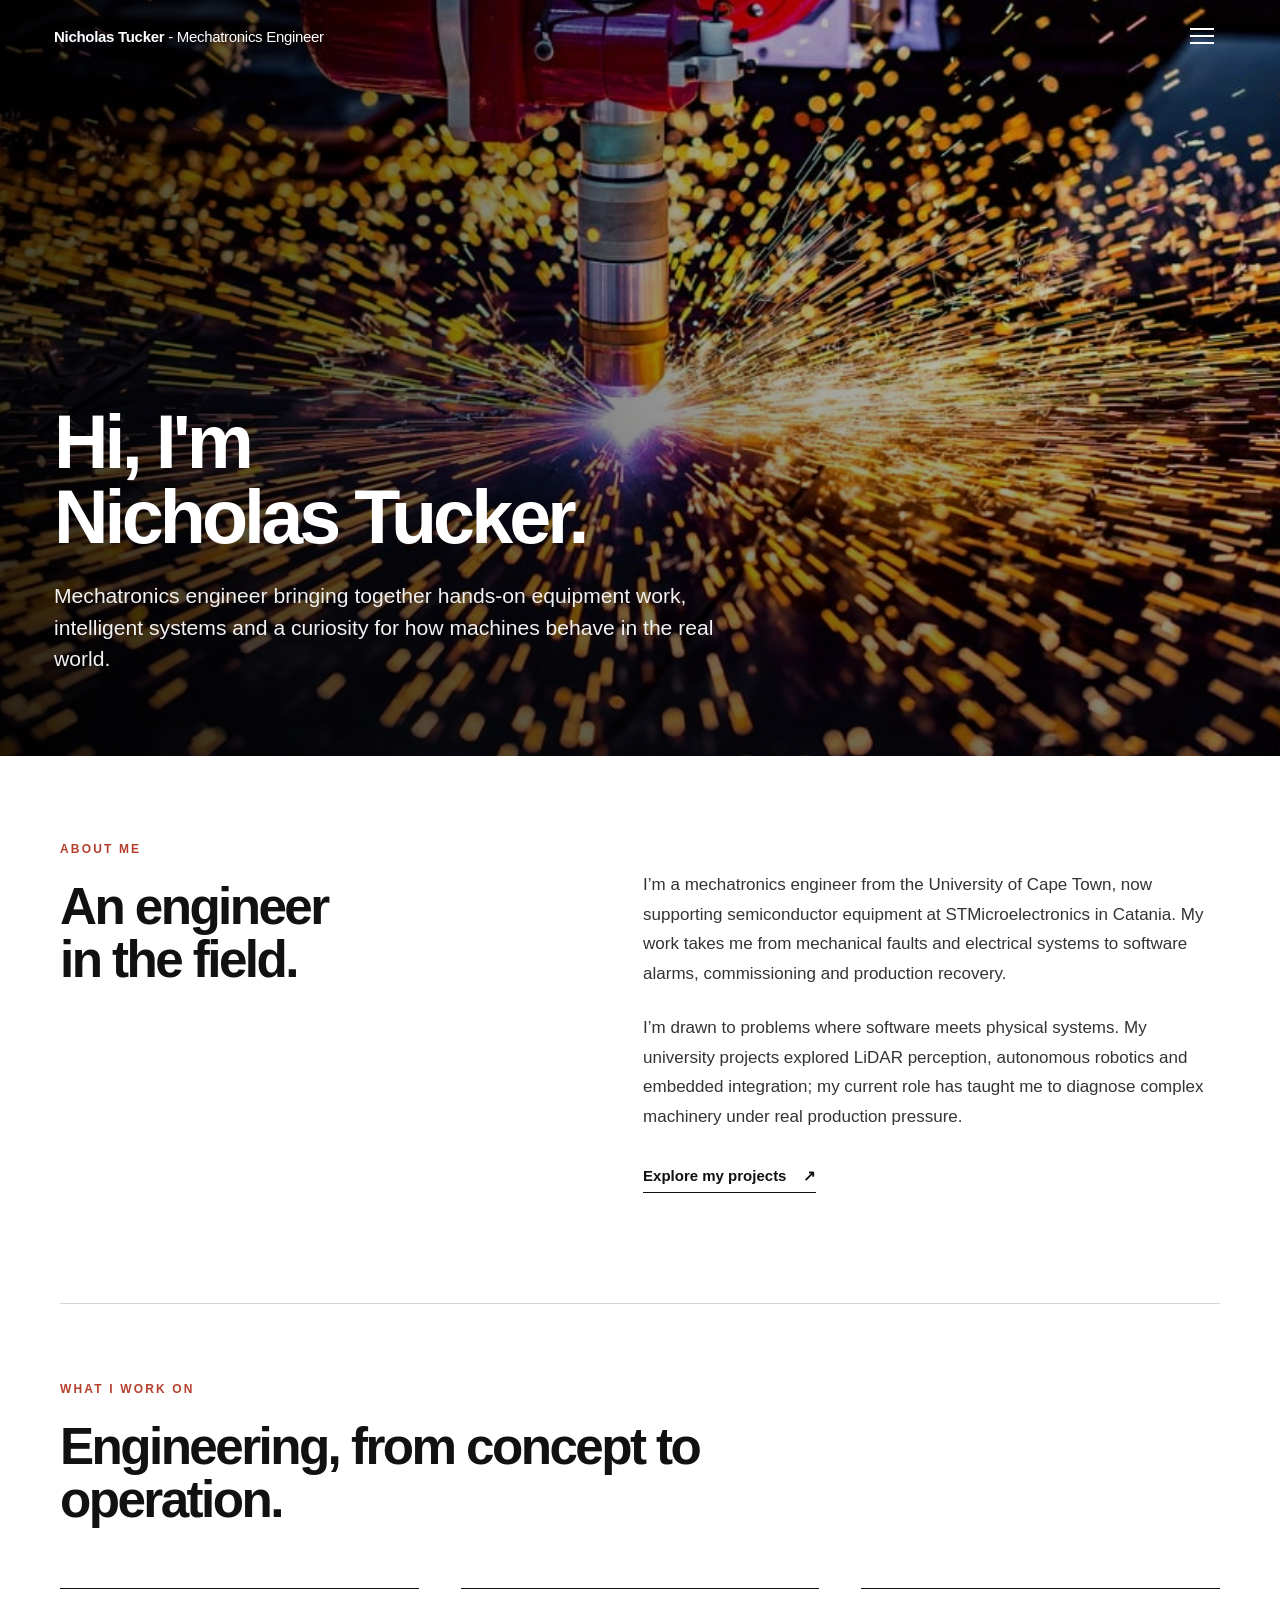
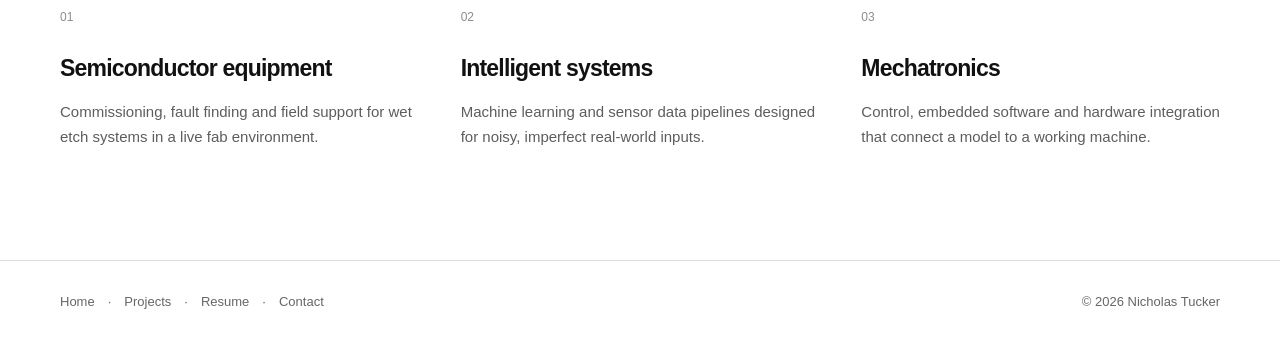
<file: index.html>
<!DOCTYPE html>
<html lang="en">
<head>
  <meta charset="UTF-8">
  <meta name="viewport" content="width=device-width, initial-scale=1">
  <meta name="description" content="Nicholas Tucker is a mechatronics engineer working across semiconductor equipment, intelligent systems and robotics.">
  <title>Nicholas Tucker - Mechatronics Engineer</title>
  <link rel="stylesheet" href="style.css">
  
</head>
<body class="home-page">
  <header class="site-header site-header--light">
    <a class="site-brand" href="index.html">Nicholas Tucker <span>- Mechatronics Engineer</span></a>
    <button class="menu-toggle" type="button" aria-label="Open menu" aria-expanded="false" aria-controls="site-menu"><span></span><span></span><span></span></button>
    <nav class="site-menu" id="site-menu" aria-label="Main navigation">
      <a href="index.html" aria-current="page">Home</a><a href="projects.html">Projects</a><a href="resume.html">Resume</a><a href="contact.html">Contact</a>
    </nav>
  </header>

  <main>
    <section class="home-hero" aria-labelledby="hero-title">
      <div class="home-hero__image"></div>
      <div class="home-hero__content">
        <h1 id="hero-title">Hi, I'm<br>Nicholas Tucker.</h1>
        <p>Mechatronics engineer bringing together hands-on equipment work, intelligent systems and a curiosity for how machines behave in the real world.</p>
      </div>
    </section>

    <section class="story-section content-width" id="about" aria-labelledby="about-title">
      <div class="story-section__heading">
        <p class="eyebrow">About me</p>
        <h2 id="about-title">An engineer<br>in the field.</h2>
      </div>
      <div class="story-section__body">
        <p>I’m a mechatronics engineer from the University of Cape Town, now supporting semiconductor equipment at STMicroelectronics in Catania. My work takes me from mechanical faults and electrical systems to software alarms, commissioning and production recovery.</p>
        <p>I’m drawn to problems where software meets physical systems. My university projects explored LiDAR perception, autonomous robotics and embedded integration; my current role has taught me to diagnose complex machinery under real production pressure.</p>
        <a class="text-link" href="projects.html">Explore my projects <span aria-hidden="true">↗</span></a>
      </div>
    </section>

    <section class="focus-section content-width" aria-labelledby="focus-title">
      <div class="section-heading"><p class="eyebrow">What I work on</p><h2 id="focus-title">Engineering, from concept to operation.</h2></div>
      <div class="focus-grid">
        <article><span class="focus-number">01</span><h3>Semiconductor equipment</h3><p>Commissioning, fault finding and field support for wet etch systems in a live fab environment.</p></article>
        <article><span class="focus-number">02</span><h3>Intelligent systems</h3><p>Machine learning and sensor data pipelines designed for noisy, imperfect real-world inputs.</p></article>
        <article><span class="focus-number">03</span><h3>Mechatronics</h3><p>Control, embedded software and hardware integration that connect a model to a working machine.</p></article>
      </div>
    </section>
  </main>
  <footer class="site-footer"><div class="content-width"><nav aria-label="Footer navigation"><a href="index.html">Home</a><span>·</span><a href="projects.html">Projects</a><span>·</span><a href="resume.html">Resume</a><span>·</span><a href="contact.html">Contact</a></nav><p>© 2026 Nicholas Tucker</p></div></footer>
<script>
const menuButton = document.querySelector('.menu-toggle');
const menu = document.querySelector('.site-menu');

function setMenu(open) {
  document.body.classList.toggle('menu-open', open);
  menuButton?.setAttribute('aria-expanded', String(open));
  menuButton?.setAttribute('aria-label', open ? 'Close menu' : 'Open menu');
  if (open) menu?.querySelector('a')?.focus();
  else menuButton?.focus();
}

menuButton?.addEventListener('click', () => setMenu(!document.body.classList.contains('menu-open')));
menu?.addEventListener('click', event => { if (event.target.closest('a')) setMenu(false); });

const modal = document.getElementById('projectModal');
const modalPanel = modal?.querySelector('.project-modal__panel');
let opener = null;

function closeProject() {
  if (!modal || modal.getAttribute('aria-hidden') === 'true') return;
  modal.setAttribute('aria-hidden', 'true');
  document.body.classList.remove('modal-open');
  document.getElementById('modalBody').replaceChildren();
  opener?.focus();
}

document.querySelectorAll('[data-project]').forEach(button => button.addEventListener('click', () => {
  const template = document.getElementById(button.dataset.project);
  if (!template || !modal) return;
  opener = button;
  document.getElementById('modalBody').replaceChildren(template.content.cloneNode(true));
  modal.setAttribute('aria-hidden', 'false');
  document.body.classList.add('modal-open');
  modalPanel.focus();
}));

modal?.querySelector('.project-modal__close')?.addEventListener('click', closeProject);
modal?.addEventListener('click', event => { if (event.target === modal) closeProject(); });
document.addEventListener('keydown', event => {
  if (event.key === 'Escape') {
    if (modal?.getAttribute('aria-hidden') === 'false') closeProject();
    else if (document.body.classList.contains('menu-open')) setMenu(false);
  }
  if (event.key === 'Tab' && modal?.getAttribute('aria-hidden') === 'false') {
    const focusable = [...modal.querySelectorAll('a[href], button:not([disabled]), [tabindex="0"]')];
    if (!focusable.length) return;
    const first = focusable[0], last = focusable.at(-1);
    if (event.shiftKey && (document.activeElement === first || document.activeElement === modalPanel)) { event.preventDefault(); last.focus(); }
    else if (!event.shiftKey && document.activeElement === last) { event.preventDefault(); first.focus(); }
  }
});
</script>
</body>
</html>
</file>
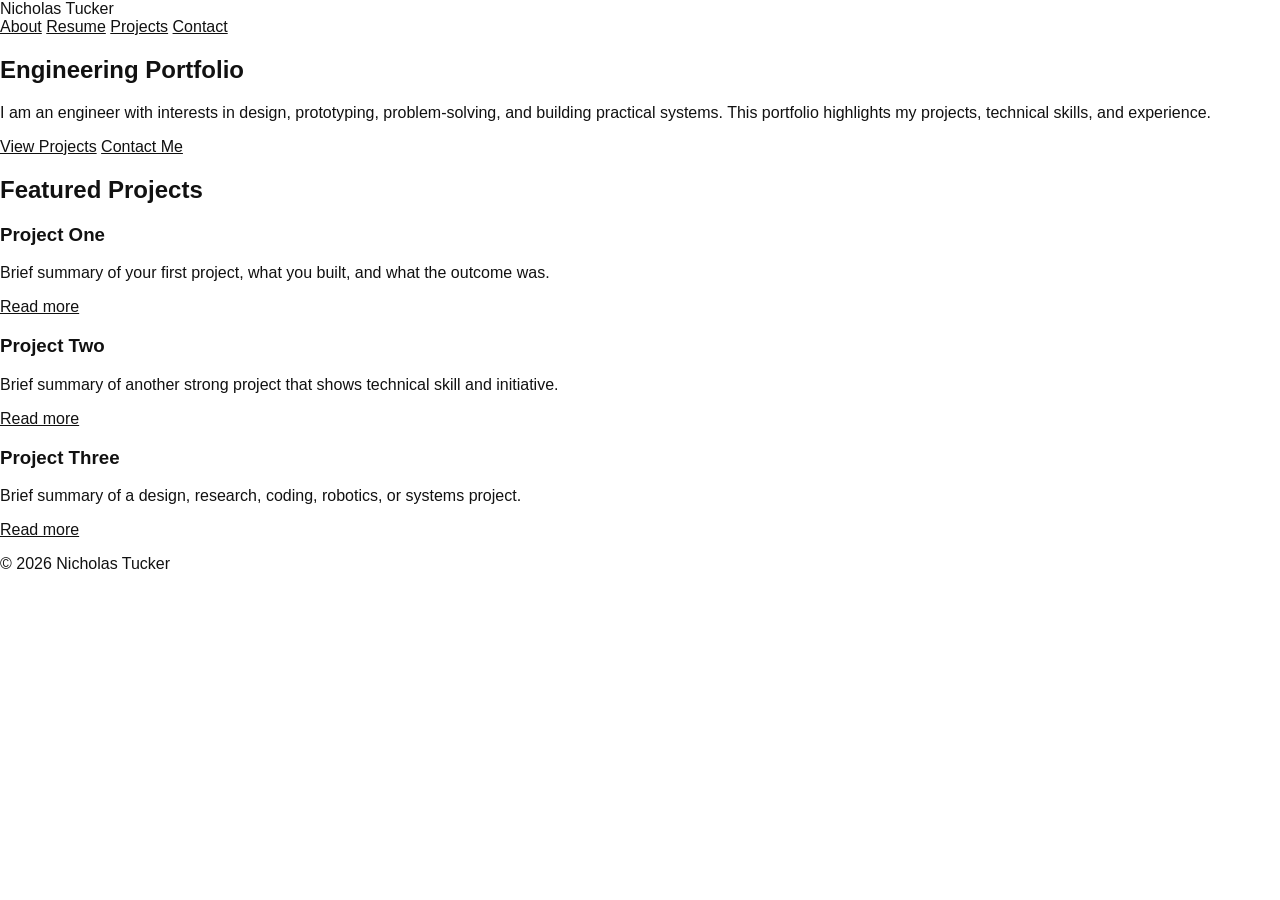
<file: abou.html>
<!DOCTYPE html>
<html lang="en">
<head>
  <meta charset="UTF-8">
  <meta name="viewport" content="width=device-width, initial-scale=1.0">
  <title>Nicholas Tucker | Engineering Portfolio</title>
  <link rel="stylesheet" href="style.css">
</head>
<body>
  <header>
    <div class="container nav">
      <div class="logo">Nicholas Tucker</div>
      <nav class="nav-links">
        <a href="about.html">About</a>
        <a href="resume.html">Resume</a>
        <a href="projects.html">Projects</a>
        <a href="contact.html">Contact</a>
      </nav>
    </div>
  </header>

  <main>
    <section class="hero">
      <div class="container">
        <h1>Engineering Portfolio</h1>
        <p>
          I am an engineer with interests in design, prototyping, problem-solving, and building practical systems.
          This portfolio highlights my projects, technical skills, and experience.
        </p>
        <div class="button-group">
          <a class="btn btn-primary" href="projects.html">View Projects</a>
          <a class="btn btn-secondary" href="contact.html">Contact Me</a>
        </div>
      </div>
    </section>

    <section>
      <div class="container">
        <h2 class="section-title">Featured Projects</h2>
        <div class="card-grid">
          <div class="card">
            <h3>Project One</h3>
            <p>Brief summary of your first project, what you built, and what the outcome was.</p>
            <a href="projects.html">Read more</a>
          </div>
          <div class="card">
            <h3>Project Two</h3>
            <p>Brief summary of another strong project that shows technical skill and initiative.</p>
            <a href="projects.html">Read more</a>
          </div>
          <div class="card">
            <h3>Project Three</h3>
            <p>Brief summary of a design, research, coding, robotics, or systems project.</p>
            <a href="projects.html">Read more</a>
          </div>
        </div>
      </div>
    </section>


  </main>

  <footer>
    <div class="container">
      <p>© 2026 Nicholas Tucker</p>
    </div>
  </footer>
</body>
</html>
</file>
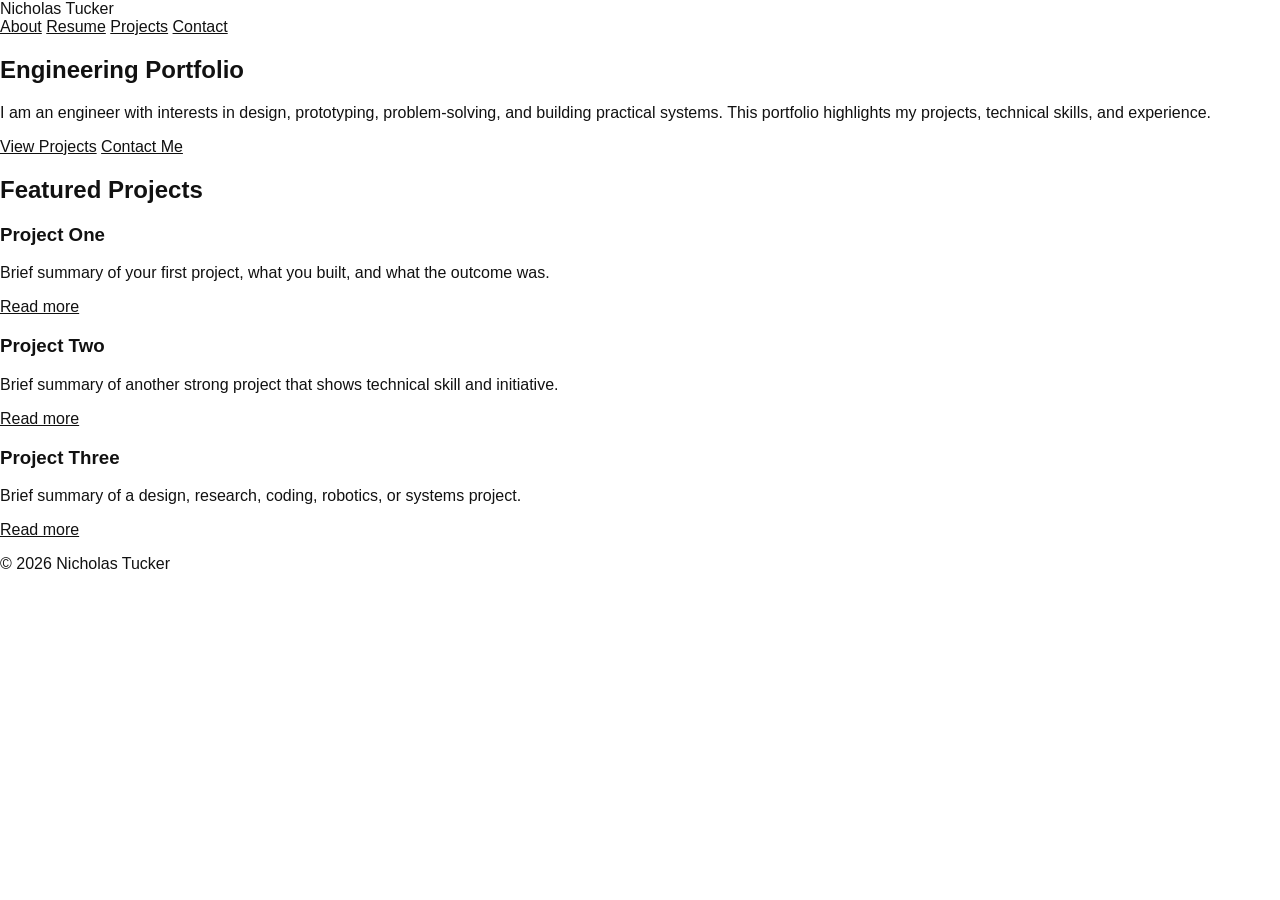
<file: about.html>
<!DOCTYPE html>
<html lang="en">
<head>
  <meta charset="UTF-8">
  <meta name="viewport" content="width=device-width, initial-scale=1.0">
  <title>Nicholas Tucker | Engineering Portfolio</title>
  <link rel="stylesheet" href="style.css">
</head>
<body>
  <header>
    <div class="container nav">
      <div class="logo">Nicholas Tucker</div>
      <nav class="nav-links">
        <a href="index.html">About</a>
        <a href="resume.html">Resume</a>
        <a href="projects.html">Projects</a>
        <a href="contact.html">Contact</a>
      </nav>
    </div>
  </header>

  <main>
    <section class="hero">
      <div class="container">
        <h1>Engineering Portfolio</h1>
        <p>
          I am an engineer with interests in design, prototyping, problem-solving, and building practical systems.
          This portfolio highlights my projects, technical skills, and experience.
        </p>
        <div class="button-group">
          <a class="btn btn-primary" href="projects.html">View Projects</a>
          <a class="btn btn-secondary" href="contact.html">Contact Me</a>
        </div>
      </div>
    </section>

    <section>
      <div class="container">
        <h2 class="section-title">Featured Projects</h2>
        <div class="card-grid">
          <div class="card">
            <h3>Project One</h3>
            <p>Brief summary of your first project, what you built, and what the outcome was.</p>
            <a href="projects.html">Read more</a>
          </div>
          <div class="card">
            <h3>Project Two</h3>
            <p>Brief summary of another strong project that shows technical skill and initiative.</p>
            <a href="projects.html">Read more</a>
          </div>
          <div class="card">
            <h3>Project Three</h3>
            <p>Brief summary of a design, research, coding, robotics, or systems project.</p>
            <a href="projects.html">Read more</a>
          </div>
        </div>
      </div>
    </section>


  </main>

  <footer>
    <div class="container">
      <p>© 2026 Nicholas Tucker</p>
    </div>
  </footer>
</body>
</html>
</file>
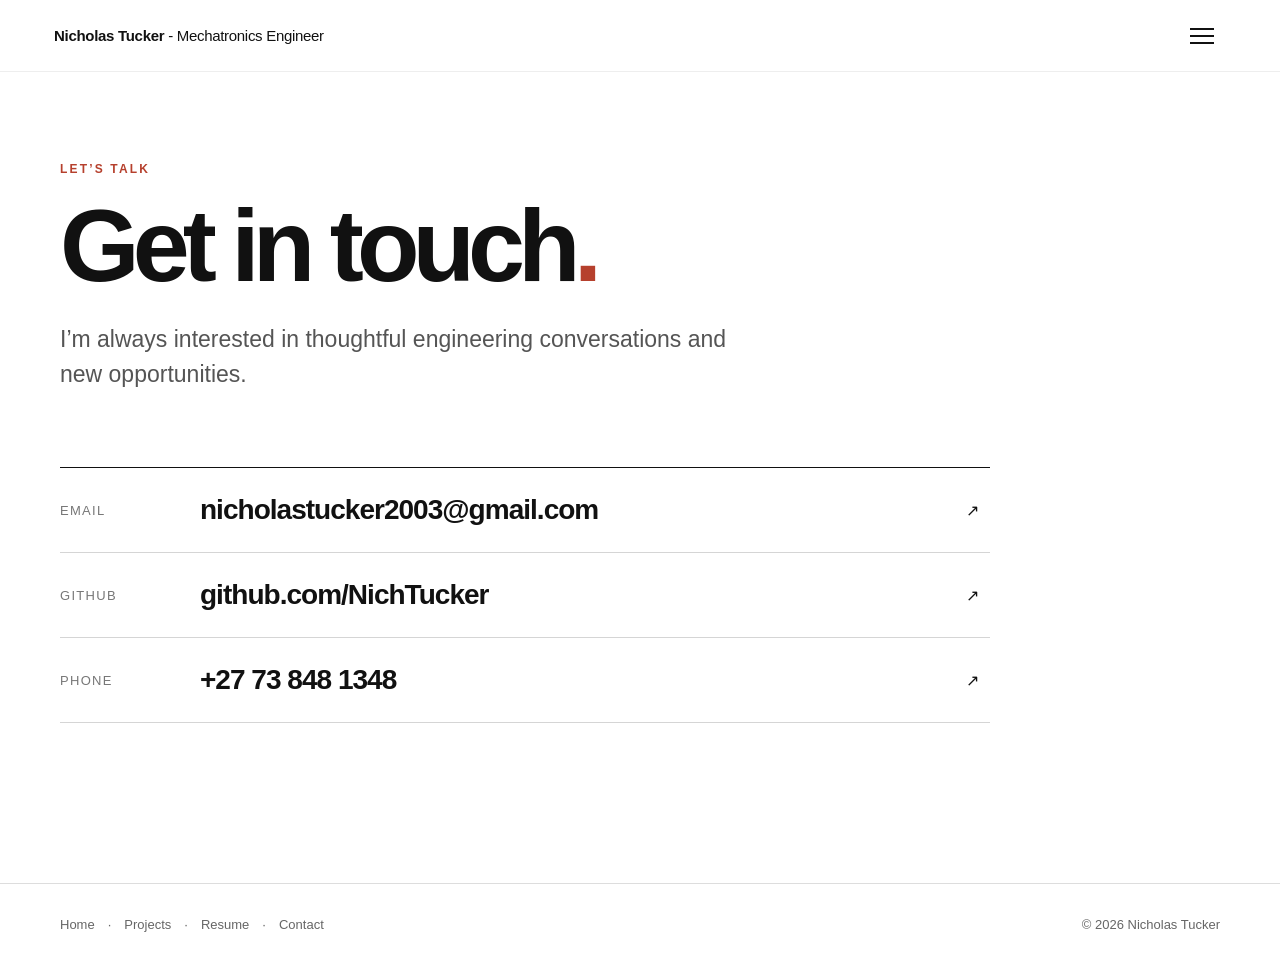
<file: contact.html>
<!DOCTYPE html>
<html lang="en">
<head><meta charset="UTF-8"><meta name="viewport" content="width=device-width, initial-scale=1"><meta name="description" content="Contact Nicholas Tucker, mechatronics engineer."><title>Contact - Nicholas Tucker</title><link rel="stylesheet" href="style.css"></head>
<body>
  <header class="site-header"><a class="site-brand" href="index.html">Nicholas Tucker <span>- Mechatronics Engineer</span></a><button class="menu-toggle" type="button" aria-label="Open menu" aria-expanded="false" aria-controls="site-menu"><span></span><span></span><span></span></button><nav class="site-menu" id="site-menu" aria-label="Main navigation"><a href="index.html">Home</a><a href="projects.html">Projects</a><a href="resume.html">Resume</a><a href="contact.html" aria-current="page">Contact</a></nav></header>
  <main class="interior content-width contact-page"><div class="page-intro"><p class="eyebrow">Let’s talk</p><h1>Get in touch<span class="period">.</span></h1><p>I’m always interested in thoughtful engineering conversations and new opportunities.</p></div><div class="contact-list"><a href="mailto:nicholastucker2003@gmail.com"><span>Email</span><strong>nicholastucker2003@gmail.com</strong><span aria-hidden="true">↗</span></a><a href="https://github.com/NichTucker" target="_blank" rel="noopener noreferrer"><span>GitHub</span><strong>github.com/NichTucker</strong><span aria-hidden="true">↗</span></a><a href="tel:+27738481348"><span>Phone</span><strong>+27 73 848 1348</strong><span aria-hidden="true">↗</span></a></div></main>
  <footer class="site-footer"><div class="content-width"><nav aria-label="Footer navigation"><a href="index.html">Home</a><span>·</span><a href="projects.html">Projects</a><span>·</span><a href="resume.html">Resume</a><span>·</span><a href="contact.html">Contact</a></nav><p>© 2026 Nicholas Tucker</p></div></footer>
<script>
const menuButton = document.querySelector('.menu-toggle');
const menu = document.querySelector('.site-menu');

function setMenu(open) {
  document.body.classList.toggle('menu-open', open);
  menuButton?.setAttribute('aria-expanded', String(open));
  menuButton?.setAttribute('aria-label', open ? 'Close menu' : 'Open menu');
  if (open) menu?.querySelector('a')?.focus();
  else menuButton?.focus();
}

menuButton?.addEventListener('click', () => setMenu(!document.body.classList.contains('menu-open')));
menu?.addEventListener('click', event => { if (event.target.closest('a')) setMenu(false); });

const modal = document.getElementById('projectModal');
const modalPanel = modal?.querySelector('.project-modal__panel');
let opener = null;

function closeProject() {
  if (!modal || modal.getAttribute('aria-hidden') === 'true') return;
  modal.setAttribute('aria-hidden', 'true');
  document.body.classList.remove('modal-open');
  document.getElementById('modalBody').replaceChildren();
  opener?.focus();
}

document.querySelectorAll('[data-project]').forEach(button => button.addEventListener('click', () => {
  const template = document.getElementById(button.dataset.project);
  if (!template || !modal) return;
  opener = button;
  document.getElementById('modalBody').replaceChildren(template.content.cloneNode(true));
  modal.setAttribute('aria-hidden', 'false');
  document.body.classList.add('modal-open');
  modalPanel.focus();
}));

modal?.querySelector('.project-modal__close')?.addEventListener('click', closeProject);
modal?.addEventListener('click', event => { if (event.target === modal) closeProject(); });
document.addEventListener('keydown', event => {
  if (event.key === 'Escape') {
    if (modal?.getAttribute('aria-hidden') === 'false') closeProject();
    else if (document.body.classList.contains('menu-open')) setMenu(false);
  }
  if (event.key === 'Tab' && modal?.getAttribute('aria-hidden') === 'false') {
    const focusable = [...modal.querySelectorAll('a[href], button:not([disabled]), [tabindex="0"]')];
    if (!focusable.length) return;
    const first = focusable[0], last = focusable.at(-1);
    if (event.shiftKey && (document.activeElement === first || document.activeElement === modalPanel)) { event.preventDefault(); last.focus(); }
    else if (!event.shiftKey && document.activeElement === last) { event.preventDefault(); first.focus(); }
  }
});
</script>
</body>
</html>
</file>
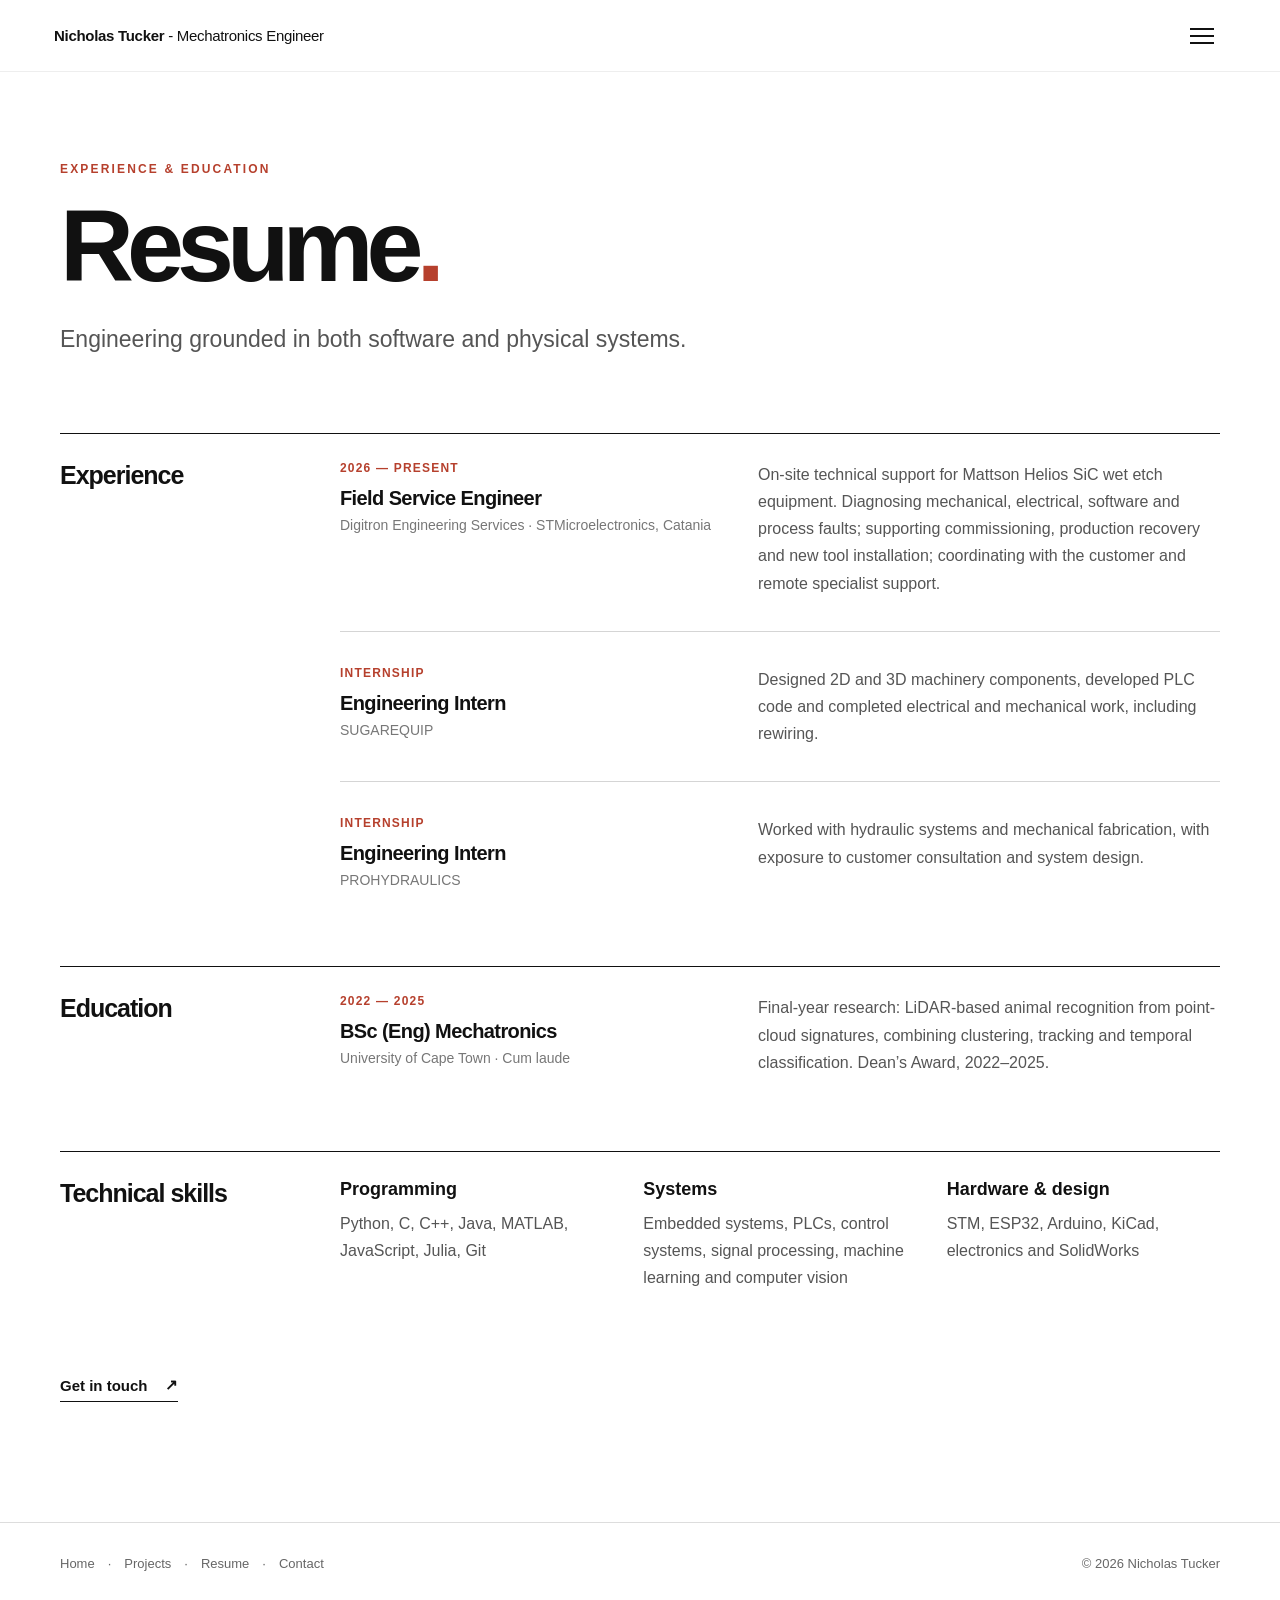
<file: resume.html>
<!DOCTYPE html>
<html lang="en">
<head><meta charset="UTF-8"><meta name="viewport" content="width=device-width, initial-scale=1"><meta name="description" content="Experience and education of Nicholas Tucker, mechatronics engineer."><title>Resume - Nicholas Tucker</title><link rel="stylesheet" href="style.css"></head>
<body>
  <header class="site-header"><a class="site-brand" href="index.html">Nicholas Tucker <span>- Mechatronics Engineer</span></a><button class="menu-toggle" type="button" aria-label="Open menu" aria-expanded="false" aria-controls="site-menu"><span></span><span></span><span></span></button><nav class="site-menu" id="site-menu" aria-label="Main navigation"><a href="index.html">Home</a><a href="projects.html">Projects</a><a href="resume.html" aria-current="page">Resume</a><a href="contact.html">Contact</a></nav></header>
  <main class="interior content-width">
    <div class="page-intro"><p class="eyebrow">Experience & education</p><h1>Resume<span class="period">.</span></h1><p>Engineering grounded in both software and physical systems.</p></div>
    <section class="resume-section" aria-labelledby="experience-title"><h2 id="experience-title">Experience</h2><div class="resume-list">
      <article class="resume-entry"><div><p class="entry-date">2026 — Present</p><h3>Field Service Engineer</h3><p class="entry-place">Digitron Engineering Services · STMicroelectronics, Catania</p></div><div><p>On-site technical support for Mattson Helios SiC wet etch equipment. Diagnosing mechanical, electrical, software and process faults; supporting commissioning, production recovery and new tool installation; coordinating with the customer and remote specialist support.</p></div></article>
      <article class="resume-entry"><div><p class="entry-date">Internship</p><h3>Engineering Intern</h3><p class="entry-place">SUGAREQUIP</p></div><div><p>Designed 2D and 3D machinery components, developed PLC code and completed electrical and mechanical work, including rewiring.</p></div></article>
      <article class="resume-entry"><div><p class="entry-date">Internship</p><h3>Engineering Intern</h3><p class="entry-place">PROHYDRAULICS</p></div><div><p>Worked with hydraulic systems and mechanical fabrication, with exposure to customer consultation and system design.</p></div></article>
    </div></section>
    <section class="resume-section" aria-labelledby="education-title"><h2 id="education-title">Education</h2><div class="resume-list"><article class="resume-entry"><div><p class="entry-date">2022 — 2025</p><h3>BSc (Eng) Mechatronics</h3><p class="entry-place">University of Cape Town · Cum laude</p></div><div><p>Final-year research: LiDAR-based animal recognition from point-cloud signatures, combining clustering, tracking and temporal classification. Dean’s Award, 2022–2025.</p></div></article></div></section>
    <section class="resume-section" aria-labelledby="skills-title"><h2 id="skills-title">Technical skills</h2><div class="skills-columns"><div><h3>Programming</h3><p>Python, C, C++, Java, MATLAB, JavaScript, Julia, Git</p></div><div><h3>Systems</h3><p>Embedded systems, PLCs, control systems, signal processing, machine learning and computer vision</p></div><div><h3>Hardware & design</h3><p>STM, ESP32, Arduino, KiCad, electronics and SolidWorks</p></div></div></section>
    <p class="resume-contact"><a class="text-link" href="mailto:nicholastucker2003@gmail.com">Get in touch <span aria-hidden="true">↗</span></a></p>
  </main>
  <footer class="site-footer"><div class="content-width"><nav aria-label="Footer navigation"><a href="index.html">Home</a><span>·</span><a href="projects.html">Projects</a><span>·</span><a href="resume.html">Resume</a><span>·</span><a href="contact.html">Contact</a></nav><p>© 2026 Nicholas Tucker</p></div></footer>
<script>
const menuButton = document.querySelector('.menu-toggle');
const menu = document.querySelector('.site-menu');

function setMenu(open) {
  document.body.classList.toggle('menu-open', open);
  menuButton?.setAttribute('aria-expanded', String(open));
  menuButton?.setAttribute('aria-label', open ? 'Close menu' : 'Open menu');
  if (open) menu?.querySelector('a')?.focus();
  else menuButton?.focus();
}

menuButton?.addEventListener('click', () => setMenu(!document.body.classList.contains('menu-open')));
menu?.addEventListener('click', event => { if (event.target.closest('a')) setMenu(false); });

const modal = document.getElementById('projectModal');
const modalPanel = modal?.querySelector('.project-modal__panel');
let opener = null;

function closeProject() {
  if (!modal || modal.getAttribute('aria-hidden') === 'true') return;
  modal.setAttribute('aria-hidden', 'true');
  document.body.classList.remove('modal-open');
  document.getElementById('modalBody').replaceChildren();
  opener?.focus();
}

document.querySelectorAll('[data-project]').forEach(button => button.addEventListener('click', () => {
  const template = document.getElementById(button.dataset.project);
  if (!template || !modal) return;
  opener = button;
  document.getElementById('modalBody').replaceChildren(template.content.cloneNode(true));
  modal.setAttribute('aria-hidden', 'false');
  document.body.classList.add('modal-open');
  modalPanel.focus();
}));

modal?.querySelector('.project-modal__close')?.addEventListener('click', closeProject);
modal?.addEventListener('click', event => { if (event.target === modal) closeProject(); });
document.addEventListener('keydown', event => {
  if (event.key === 'Escape') {
    if (modal?.getAttribute('aria-hidden') === 'false') closeProject();
    else if (document.body.classList.contains('menu-open')) setMenu(false);
  }
  if (event.key === 'Tab' && modal?.getAttribute('aria-hidden') === 'false') {
    const focusable = [...modal.querySelectorAll('a[href], button:not([disabled]), [tabindex="0"]')];
    if (!focusable.length) return;
    const first = focusable[0], last = focusable.at(-1);
    if (event.shiftKey && (document.activeElement === first || document.activeElement === modalPanel)) { event.preventDefault(); last.focus(); }
    else if (!event.shiftKey && document.activeElement === last) { event.preventDefault(); first.focus(); }
  }
});
</script>
</body>
</html>
</file>
<file: style.css>
:root{--ink:#111;--muted:#5d5d5d;--line:#d5d5d5;--paper:#fff;--accent:#b6402d}
*{box-sizing:border-box}
html{scroll-behavior:smooth}
body{margin:0;background:var(--paper);color:var(--ink);font-family:Arial,Helvetica,sans-serif;-webkit-font-smoothing:antialiased}
body.menu-open,body.modal-open{overflow:hidden}
button,a{-webkit-tap-highlight-color:transparent}
a{color:inherit}
button{font:inherit}
img{display:block;max-width:100%}
.content-width{width:min(1160px,calc(100% - 108px));margin-inline:auto}
.site-header{height:72px;padding:0 54px;display:flex;align-items:center;justify-content:space-between;position:relative;z-index:40;background:#fff;border-bottom:1px solid #eee}
.site-header--light{position:absolute;inset:0 0 auto;background:transparent;border:0;color:#fff}
.site-brand{text-decoration:none;font-size:15px;font-weight:700;letter-spacing:-.02em;position:relative;z-index:52}
.site-brand span{font-weight:400}
.menu-toggle{position:relative;z-index:52;width:38px;height:38px;border:0;background:none;color:inherit;cursor:pointer;padding:8px 2px;display:flex;flex-direction:column;justify-content:center;gap:5px}
.menu-toggle span{display:block;width:24px;height:2px;background:currentColor;transition:transform .2s,opacity .2s}
.menu-open .menu-toggle span:first-child{transform:translateY(7px) rotate(45deg)}
.menu-open .menu-toggle span:nth-child(2){opacity:0}
.menu-open .menu-toggle span:last-child{transform:translateY(-7px) rotate(-45deg)}
.site-menu{position:fixed;inset:0;background:#101010;color:#fff;z-index:50;display:flex;flex-direction:column;align-items:flex-start;justify-content:center;gap:8px;padding:90px max(54px,calc((100vw - 1160px)/2));visibility:hidden;opacity:0;pointer-events:none;transition:opacity .22s,visibility .22s}
.menu-open .site-menu{visibility:visible;opacity:1;pointer-events:auto}
.menu-open .site-brand,.menu-open .menu-toggle{color:#fff}
.site-menu a{text-decoration:none;font-size:clamp(42px,6vw,82px);font-weight:700;line-height:1.08;letter-spacing:-.055em;transition:color .2s,transform .2s}
.site-menu a:hover,.site-menu a[aria-current]{color:#a7a7a7;transform:translateX(8px)}
.home-hero{height:min(760px,84vh);min-height:570px;position:relative;display:flex;align-items:flex-end;overflow:hidden;background:#131313;color:#fff}
.home-hero__image{position:absolute;inset:0;background-image:linear-gradient(90deg,rgba(0,0,0,.75),rgba(0,0,0,.32) 60%,rgba(0,0,0,.18)),linear-gradient(0deg,rgba(0,0,0,.38),transparent 58%),url('images/sparks-full.jpg');background-size:cover;background-position:center;transform:scale(1.01)}
.home-hero__content{position:relative;width:100%;padding:0 54px 82px}
.home-hero h1{font-size:clamp(52px,5.9vw,86px);line-height:.99;letter-spacing:-.052em;margin:0 0 26px;max-width:840px}
.home-hero p{font-size:clamp(17px,1.65vw,22px);line-height:1.48;max-width:660px;margin:0;color:#f1f1f1}
.story-section{display:grid;grid-template-columns:1fr 1.17fr;gap:90px;padding-block:86px 110px}
.eyebrow{text-transform:uppercase;font-size:12px;font-weight:700;letter-spacing:.18em;margin:0 0 24px;color:var(--accent)}
.story-section h2,.section-heading h2{font-size:clamp(38px,4vw,58px);letter-spacing:-.05em;line-height:1.04;margin:0;font-weight:700}
.story-section__body{padding-top:28px}
.story-section__body p{font-size:17px;line-height:1.74;margin:0 0 25px;color:#343434}
.text-link{display:inline-flex;align-items:center;gap:17px;text-decoration:none;border-bottom:1px solid #111;padding:10px 0 7px;font-weight:700;font-size:15px;transition:gap .2s}
.text-link:hover{gap:24px}
.focus-section{padding-block:78px 110px;border-top:1px solid var(--line)}
.section-heading{max-width:680px;margin-bottom:62px}
.focus-grid{display:grid;grid-template-columns:repeat(3,1fr);gap:42px}
.focus-grid article{border-top:1px solid var(--ink);padding-top:18px}
.focus-number{font-size:12px;color:#8c8c8c}
.focus-grid h3{font-size:23px;letter-spacing:-.035em;line-height:1.2;margin:30px 0 16px}
.focus-grid p{color:var(--muted);font-size:15px;line-height:1.7;margin:0}
.site-footer{border-top:1px solid #ddd;padding:33px 0 36px;color:#666;font-size:13px}
.site-footer .content-width{display:flex;justify-content:space-between;gap:20px;align-items:center}
.site-footer nav{display:flex;gap:13px;flex-wrap:wrap}
.site-footer a{text-decoration:none}.site-footer a:hover{text-decoration:underline}
.site-footer p{margin:0}
.interior{min-height:calc(100vh - 155px);padding-top:90px;padding-bottom:120px}
.page-intro{max-width:820px;margin-bottom:76px}
.page-intro .eyebrow{margin-bottom:20px}
.page-intro h1{font-size:clamp(58px,8vw,118px);letter-spacing:-.068em;line-height:.98;margin:0 0 26px}
.period{color:var(--accent)}
.page-intro>p:last-child{font-size:clamp(18px,2vw,23px);line-height:1.5;color:#555;max-width:690px;margin:0}
.projects-grid{display:grid;grid-template-columns:repeat(3,minmax(0,1fr));gap:34px 26px}
.project-card{border:0;padding:0;background:none;text-align:left;cursor:pointer;color:inherit;min-width:0}
.project-card__image{display:block;overflow:hidden;background:#e9e9e9;aspect-ratio:4/3}
.project-card img{width:100%;height:100%;object-fit:cover;transition:transform .4s,filter .4s}
.project-card:hover img,.project-card:focus-visible img{transform:scale(1.045);filter:brightness(.87)}
.project-card__meta{display:block;margin-top:19px;color:#777;font-size:12px;text-transform:uppercase;letter-spacing:.11em}
.project-card__title{display:flex;align-items:start;justify-content:space-between;gap:16px;margin-top:9px;font-size:21px;line-height:1.25;font-weight:700;letter-spacing:-.035em}
.project-card__title span{font-size:18px;font-weight:400}
.project-modal{position:fixed;inset:0;z-index:100;display:flex;align-items:center;justify-content:center;background:rgba(0,0,0,.84);padding:24px}
.project-modal[aria-hidden=true]{display:none}
.project-modal__panel{position:relative;background:#fff;width:min(1100px,100%);max-height:calc(100vh - 48px);overflow-y:auto;padding:66px 64px 70px;outline:none}
.project-modal__close{position:sticky;float:right;top:0;margin:-46px -42px 0 0;border:0;background:#fff;color:#111;font-size:36px;line-height:1;width:42px;height:42px;cursor:pointer;z-index:1}
#modalBody{display:grid;grid-template-columns:minmax(0,1fr) 215px;gap:62px;clear:both}
.modal-main h2{font-size:clamp(35px,4.3vw,58px);line-height:1.04;letter-spacing:-.055em;margin:0 0 20px}
.modal-main .modal-lede{font-size:20px;line-height:1.45;color:#333;margin-bottom:28px}
.modal-feature-image{width:100%;max-height:520px;object-fit:contain;background:#eee;margin:28px 0 38px}
.modal-main h3{font-size:23px;letter-spacing:-.035em;margin:34px 0 10px}
.modal-main p{line-height:1.72;color:#444;margin:0 0 17px}
.modal-sidebar{border-left:1px solid var(--line);padding-left:26px;margin-top:7px}
.modal-sidebar h3{text-transform:uppercase;font-size:12px;letter-spacing:.12em;margin:0 0 13px}
.modal-sidebar h3:not(:first-child){margin-top:34px}
.modal-sidebar ul{list-style:none;margin:0;padding:0}
.modal-sidebar li{color:#666;line-height:1.5;font-size:14px;margin:0 0 8px}
.resume-section{border-top:1px solid #111;padding-top:27px;margin-top:75px;display:grid;grid-template-columns:240px minmax(0,1fr);gap:40px}
.resume-section>h2{font-size:25px;letter-spacing:-.04em;margin:0}
.resume-entry{display:grid;grid-template-columns:minmax(220px,.9fr) minmax(0,1.1fr);gap:40px;padding-bottom:34px;margin-bottom:34px;border-bottom:1px solid var(--line)}
.resume-entry:last-child{margin-bottom:0;border-bottom:0;padding-bottom:0}
.entry-date{font-size:12px;text-transform:uppercase;letter-spacing:.1em;color:var(--accent);font-weight:700;margin:0 0 12px}
.resume-entry h3{font-size:20px;letter-spacing:-.03em;margin:0 0 5px}
.entry-place{font-size:14px;color:#777;line-height:1.5;margin:0}
.resume-entry>div:last-child p,.skills-columns p{color:#555;line-height:1.7;margin:0}
.skills-columns{display:grid;grid-template-columns:repeat(3,1fr);gap:30px}
.skills-columns h3{font-size:18px;margin:0 0 10px}
.resume-contact{margin:75px 0 0}
.contact-page{padding-bottom:160px}
.contact-list{border-top:1px solid #111;max-width:930px}
.contact-list a{display:grid;grid-template-columns:120px 1fr 24px;gap:20px;align-items:center;text-decoration:none;padding:26px 0;border-bottom:1px solid var(--line);transition:padding-left .2s}
.contact-list a:hover{padding-left:9px}
.contact-list span:first-child{font-size:13px;color:#777;text-transform:uppercase;letter-spacing:.1em}
.contact-list strong{font-size:clamp(18px,2.4vw,28px);letter-spacing:-.035em;overflow-wrap:anywhere}
@media(max-width:900px){.story-section{gap:50px}.projects-grid{grid-template-columns:repeat(2,1fr)}.resume-section{grid-template-columns:1fr;gap:32px}.skills-columns{grid-template-columns:repeat(2,1fr)}}
@media(max-width:650px){.content-width{width:calc(100% - 40px)}.site-header{height:66px;padding:0 20px}.site-brand{font-size:13px}.site-brand span{display:none}.site-menu{padding:80px 25px}.home-hero{height:680px;min-height:0}.home-hero__image{background-position:58% center}.home-hero__content{padding:0 20px 65px}.home-hero h1{font-size:clamp(48px,11vw,66px)}.home-hero p{font-size:17px}.story-section{display:block;padding-block:65px 75px}.story-section__body{padding-top:32px}.story-section__body p{font-size:16px}.focus-section{padding-block:65px 80px}.section-heading{margin-bottom:44px}.focus-grid{grid-template-columns:1fr;gap:34px}.focus-grid h3{margin-top:20px}.site-footer .content-width{display:block}.site-footer p{margin-top:18px}.interior{padding-top:65px;padding-bottom:85px}.page-intro{margin-bottom:55px}.page-intro h1{font-size:clamp(58px,13vw,84px)}.projects-grid{grid-template-columns:1fr;gap:48px}.project-card__image{aspect-ratio:16/11}.project-modal{padding:8px}.project-modal__panel{padding:55px 22px 36px;max-height:calc(100vh - 16px)}.project-modal__close{margin:-43px -10px 0 0}#modalBody{grid-template-columns:1fr;gap:35px}.modal-sidebar{border-left:0;border-top:1px solid var(--line);padding:23px 0 0}.resume-entry{grid-template-columns:1fr;gap:15px}.skills-columns{grid-template-columns:1fr}.contact-list a{grid-template-columns:1fr 20px;gap:8px}.contact-list span:first-child{grid-column:1/-1}.contact-list strong{font-size:20px}}
@media(prefers-reduced-motion:reduce){*,*::before,*::after{scroll-behavior:auto!important;transition:none!important}}
</file>
